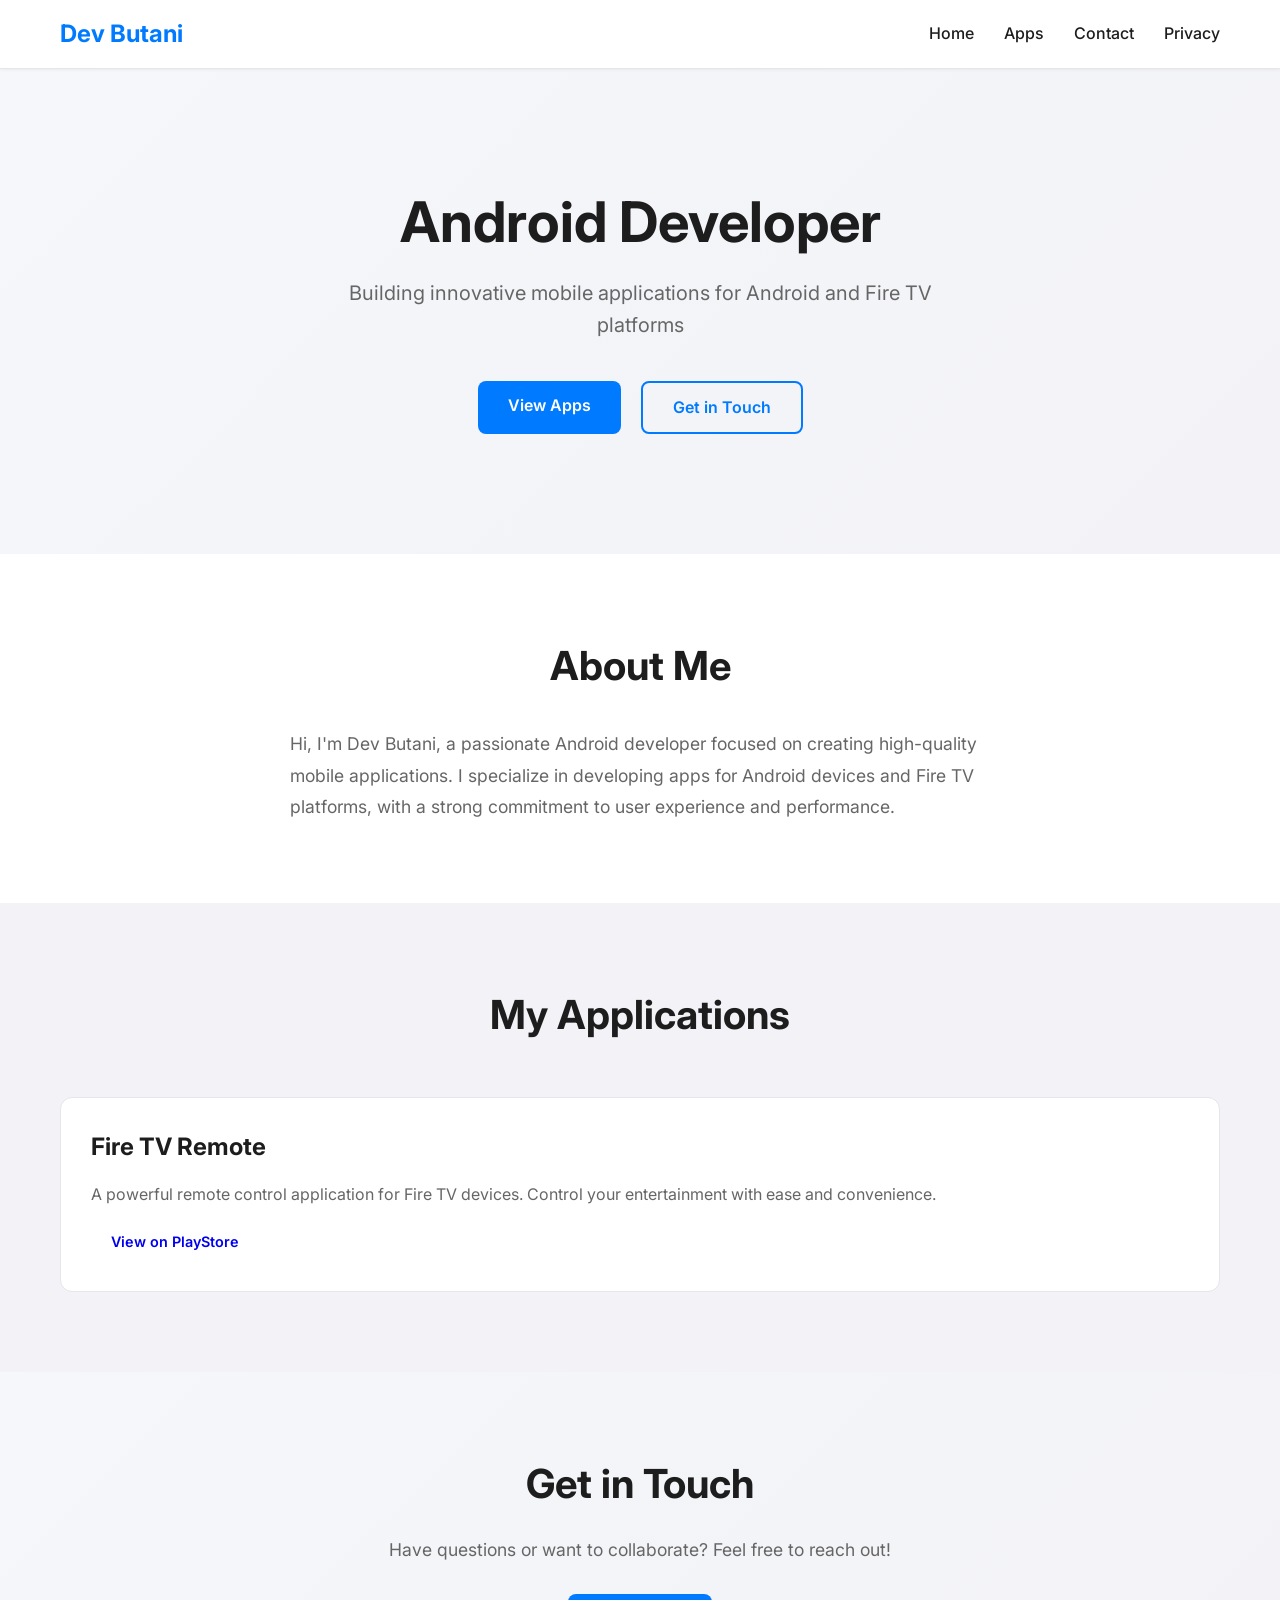
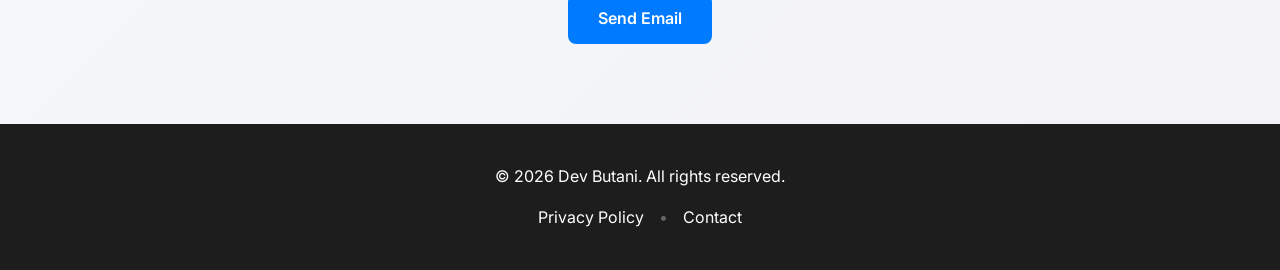
<file: index.html>
<!DOCTYPE html>
<html lang="en">
<head>
    <meta charset="UTF-8">
    <meta name="viewport" content="width=device-width, initial-scale=1.0">
    <meta name="description" content="Dev Butani - Android Developer. Creating innovative mobile applications for Android and Fire TV platforms.">
    <meta name="author" content="Dev Butani">
    <title>Dev Butani - Android Developer</title>
    <link rel="stylesheet" href="styles.css">
    <link rel="preconnect" href="https://fonts.googleapis.com">
    <link rel="preconnect" href="https://fonts.gstatic.com" crossorigin>
    <link href="https://fonts.googleapis.com/css2?family=Inter:wght@400;500;600;700&display=swap" rel="stylesheet">
</head>
<body>
    <!-- Navigation -->
    <nav class="navbar">
        <div class="container">
            <div class="nav-content">
                <div class="logo">Dev Butani</div>
                <ul class="nav-links">
                    <li><a href="#home">Home</a></li>
                    <li><a href="#apps">Apps</a></li>
                    <li><a href="#contact">Contact</a></li>
                    <li><a href="privacy-policy.html">Privacy</a></li>
                </ul>
            </div>
        </div>
    </nav>

    <!-- Hero Section -->
    <section id="home" class="hero">
        <div class="container">
            <div class="hero-content">
                <h1>Android Developer</h1>
                <p class="subtitle">Building innovative mobile applications for Android and Fire TV platforms</p>
                <div class="cta-buttons">
                    <a href="#apps" class="btn btn-primary">View Apps</a>
                    <a href="#contact" class="btn btn-secondary">Get in Touch</a>
                </div>
            </div>
        </div>
    </section>

    <!-- About Section -->
    <section class="about">
        <div class="container">
            <h2>About Me</h2>
            <p>Hi, I'm Dev Butani, a passionate Android developer focused on creating high-quality mobile applications. 
            I specialize in developing apps for Android devices and Fire TV platforms, with a strong commitment to user experience and performance.</p>
        </div>
    </section>

    <!-- Apps Section -->
    <section id="apps" class="apps">
        <div class="container">
            <h2>My Applications</h2>
            <div class="apps-grid">
                <div class="app-card">
                    <h3>Fire TV Remote</h3>
                    <p>A powerful remote control application for Fire TV devices. Control your entertainment with ease and convenience.</p>
                    <a href="https://play.google.com/store/apps/details?id=com.dev.firetvremote" class="btn btn-small" target="_blank">View on PlayStore</a>
                </div>
                <!-- Add more app cards as needed -->
            </div>
        </div>
    </section>

    <!-- Contact Section -->
    <section id="contact" class="contact">
        <div class="container">
            <h2>Get in Touch</h2>
            <p>Have questions or want to collaborate? Feel free to reach out!</p>
            <a href="mailto:workbook402@gmail.com" class="btn btn-primary">Send Email</a>
        </div>
    </section>

    <!-- Footer -->
    <footer class="footer">
        <div class="container">
            <div class="footer-content">
                <p>&copy; 2026 Dev Butani. All rights reserved.</p>
                <div class="footer-links">
                    <a href="privacy-policy.html">Privacy Policy</a>
                    <span>•</span>
                    <a href="mailto:workbook402@gmail.com">Contact</a>
                </div>
            </div>
        </div>
    </footer>
</body>
</html>
</file>
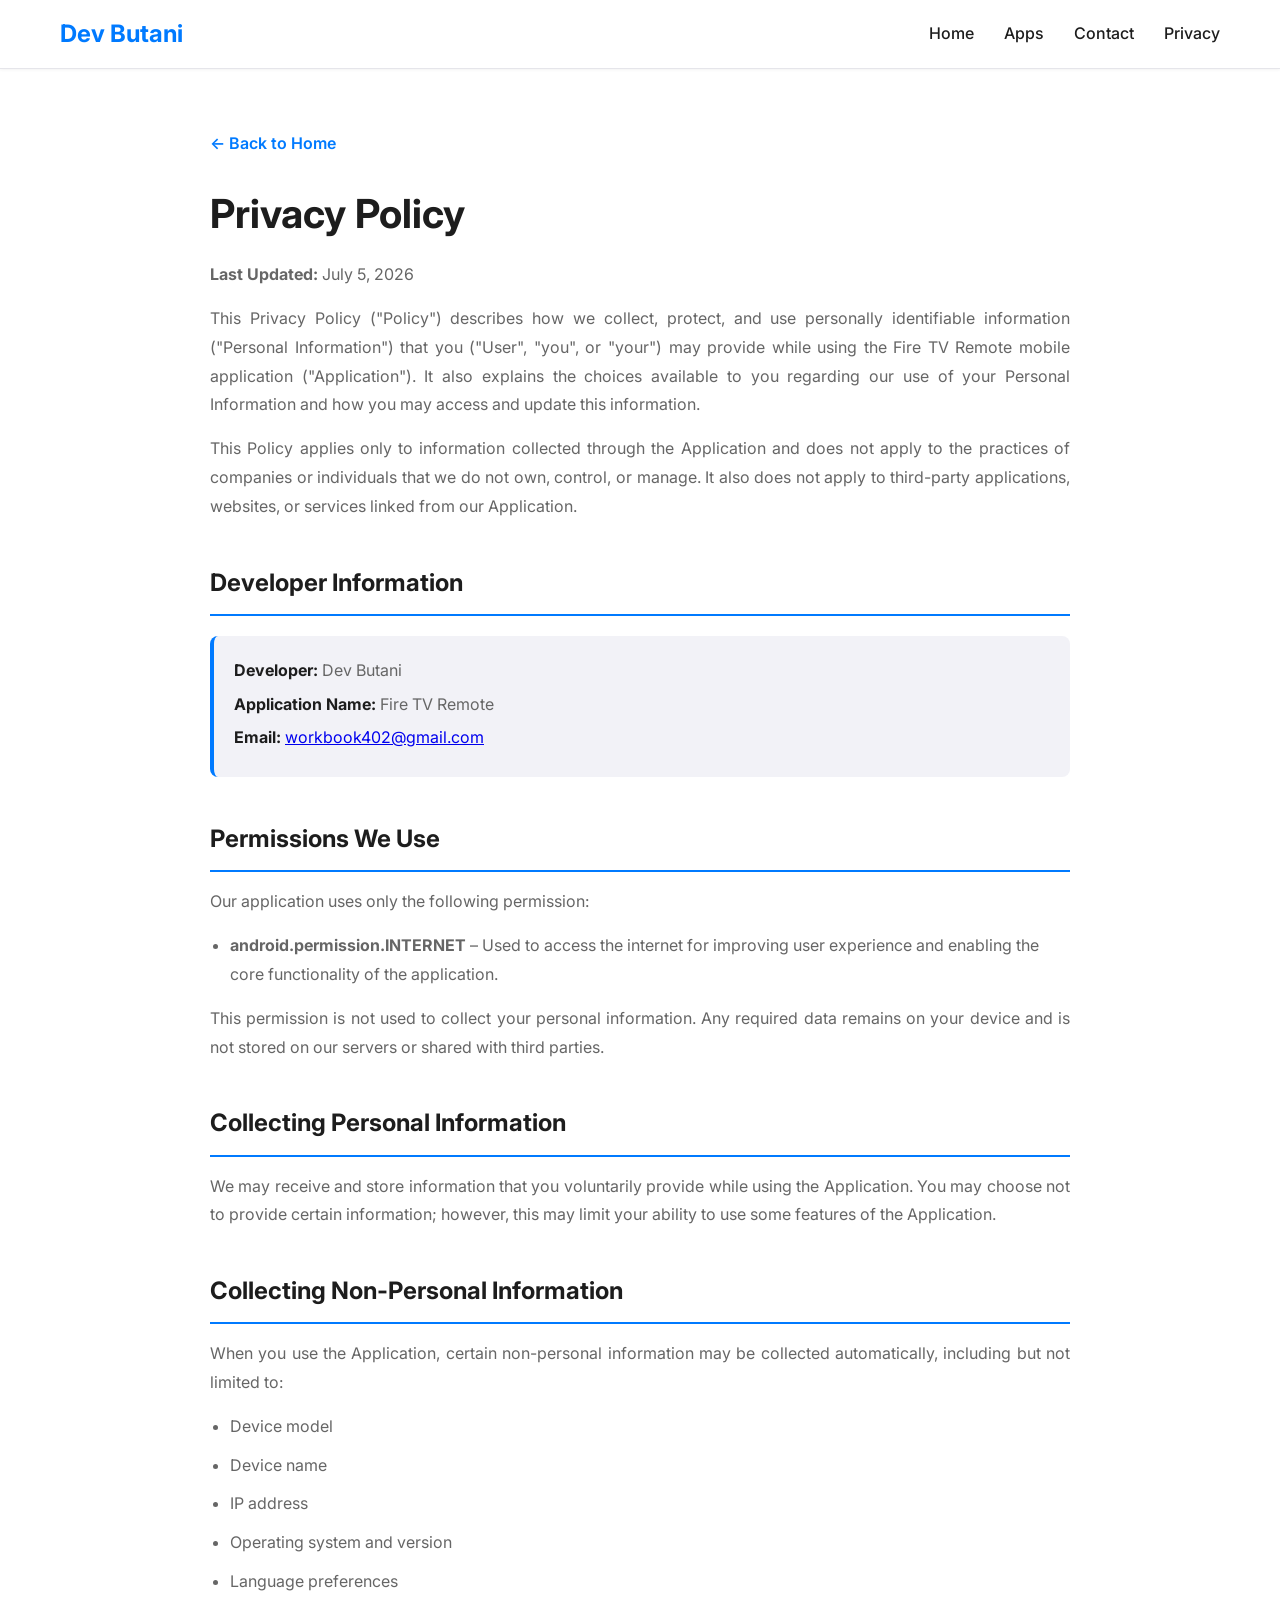
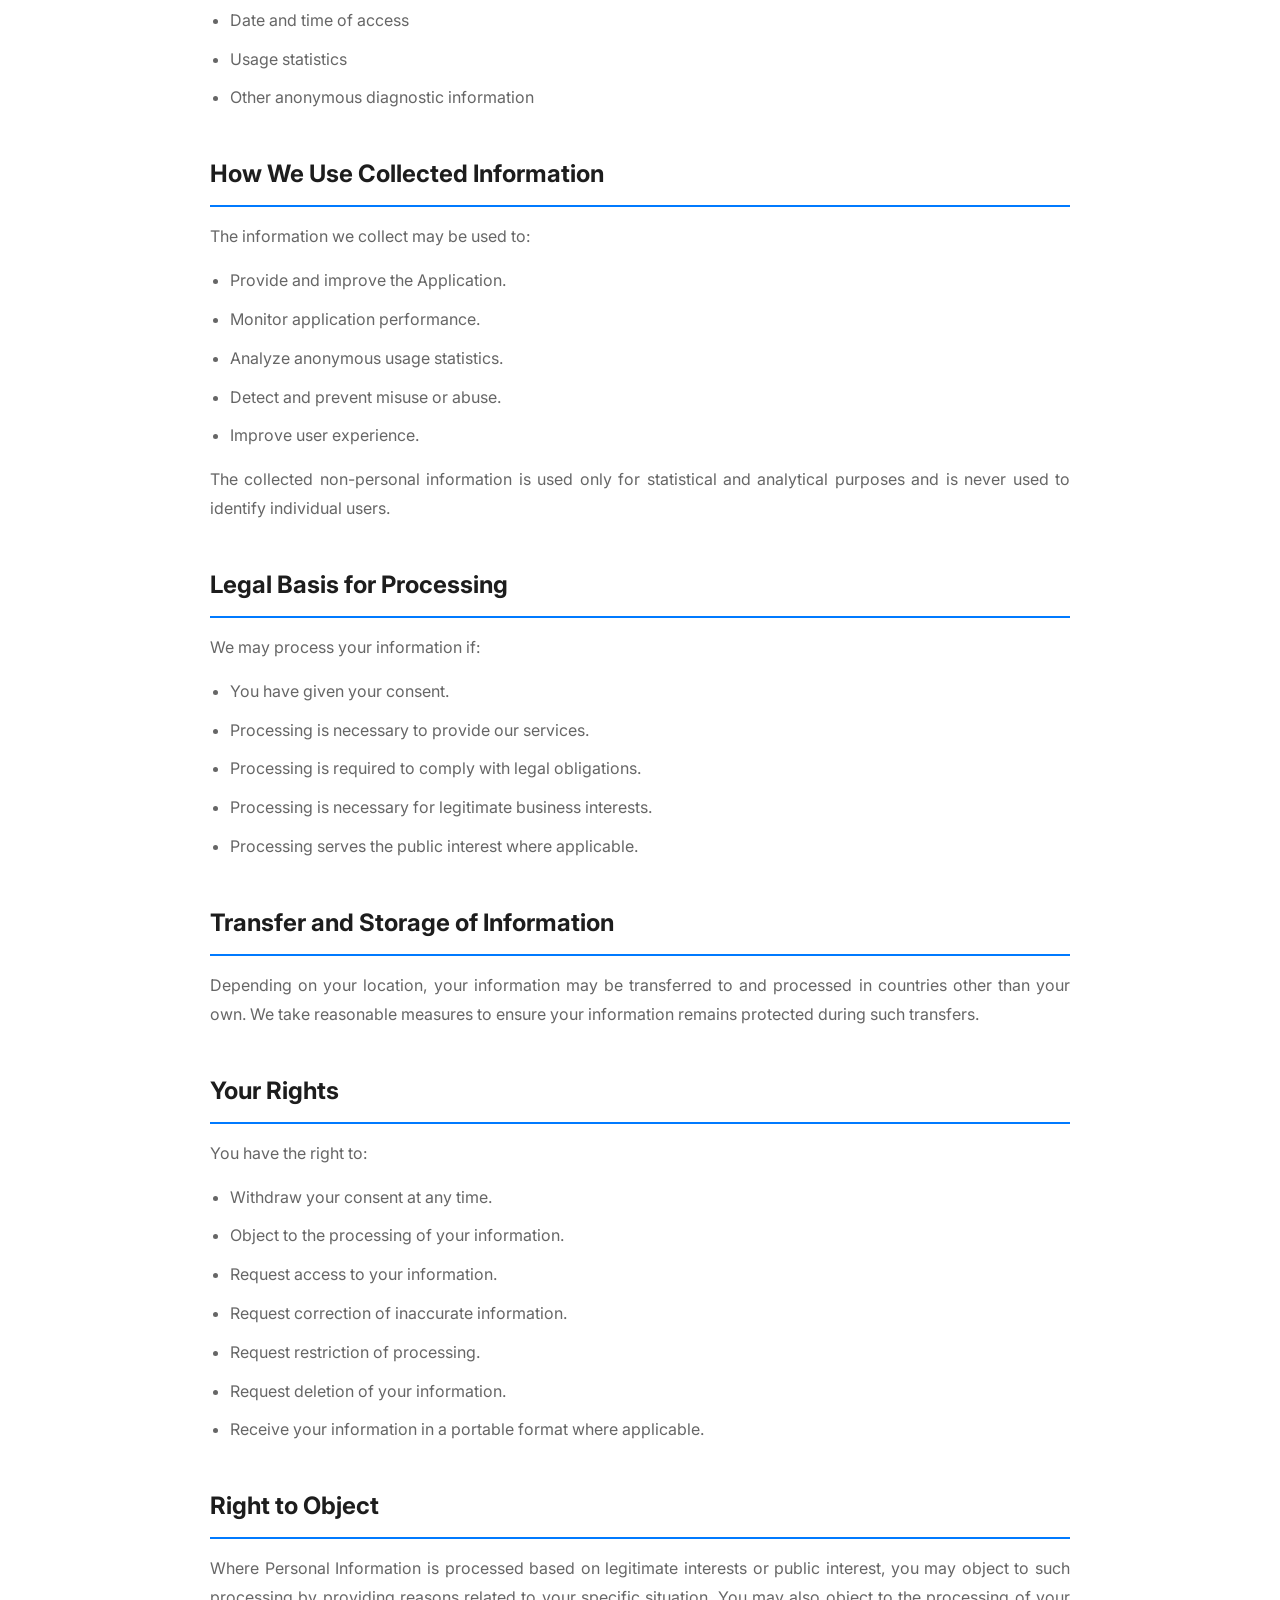
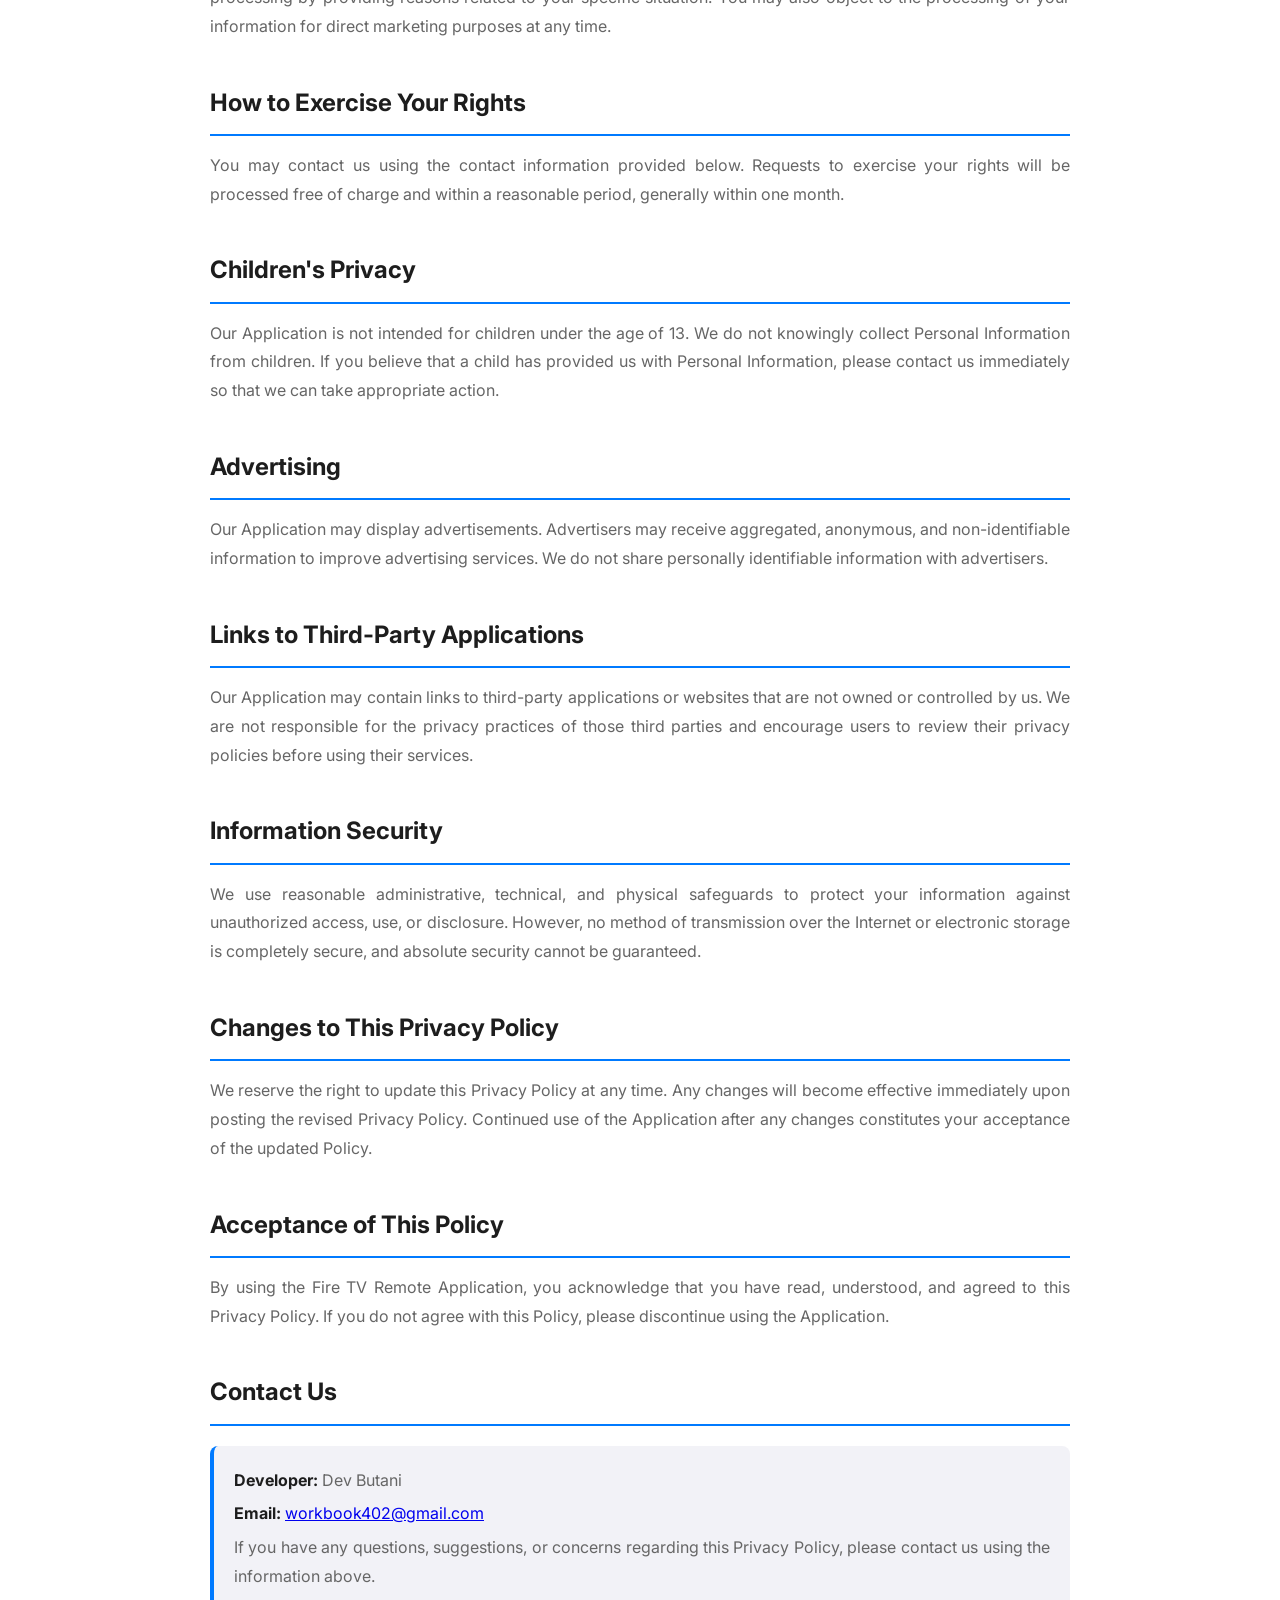
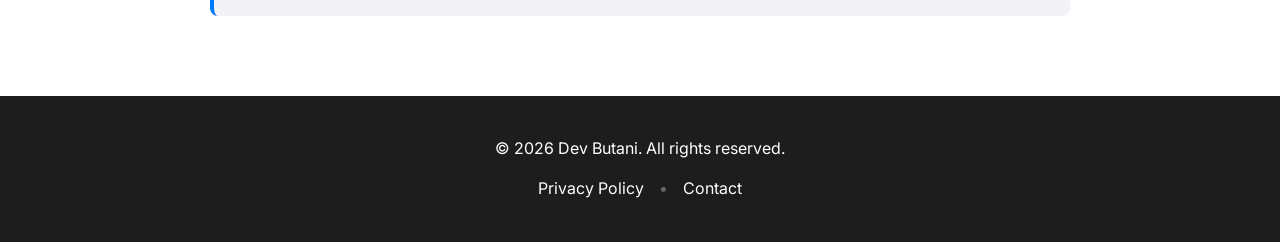
<file: privacy-policy.html>
<!DOCTYPE html>
<html lang="en">
<head>
    <meta charset="UTF-8">
    <meta name="viewport" content="width=device-width, initial-scale=1.0">
    <meta name="description" content="Privacy Policy for Fire TV Remote application by Dev Butani">
    <title>Privacy Policy - Dev Butani</title>
    <link rel="stylesheet" href="styles.css">
    <link rel="preconnect" href="https://fonts.googleapis.com">
    <link rel="preconnect" href="https://fonts.gstatic.com" crossorigin>
    <link href="https://fonts.googleapis.com/css2?family=Inter:wght@400;500;600;700&display=swap" rel="stylesheet">
    <style>
        .policy-container {
            max-width: 900px;
            margin: 0 auto;
            padding: 60px 20px;
            line-height: 1.8;
        }

        .policy-container h1 {
            font-size: 2.5rem;
            margin-bottom: 10px;
            color: var(--text-dark);
        }

        .last-updated {
            color: var(--text-light);
            margin-bottom: 40px;
            font-size: 1rem;
        }

        .policy-container h2 {
            font-size: 1.5rem;
            margin-top: 40px;
            margin-bottom: 15px;
            color: var(--text-dark);
            border-bottom: 2px solid var(--primary-color);
            padding-bottom: 10px;
        }

        .policy-container p {
            color: var(--text-light);
            margin-bottom: 15px;
            text-align: justify;
        }

        .policy-container ul {
            margin-left: 20px;
            margin-bottom: 15px;
            color: var(--text-light);
        }

        .policy-container li {
            margin-bottom: 10px;
        }

        .developer-info {
            background: var(--secondary-color);
            padding: 20px;
            border-radius: 8px;
            margin: 20px 0;
            border-left: 4px solid var(--primary-color);
        }

        .developer-info p {
            margin-bottom: 5px;
        }

        .developer-info strong {
            color: var(--text-dark);
        }

        .back-link {
            display: inline-block;
            margin-bottom: 20px;
            color: var(--primary-color);
            text-decoration: none;
            font-weight: 600;
        }

        .back-link:hover {
            text-decoration: underline;
        }
    </style>
</head>
<body>
    <!-- Navigation -->
    <nav class="navbar">
        <div class="container">
            <div class="nav-content">
                <div class="logo">Dev Butani</div>
                <ul class="nav-links">
                    <li><a href="index.html">Home</a></li>
                    <li><a href="index.html#apps">Apps</a></li>
                    <li><a href="index.html#contact">Contact</a></li>
                    <li><a href="privacy-policy.html">Privacy</a></li>
                </ul>
            </div>
        </div>
    </nav>

    <!-- Privacy Policy Content -->
    <div class="policy-container">
        <a href="index.html" class="back-link">← Back to Home</a>
        
        <h1>Privacy Policy</h1>
        <p class="last-updated"><strong>Last Updated:</strong> July 5, 2026</p>

        <p>This Privacy Policy ("Policy") describes how we collect, protect, and use personally identifiable information ("Personal Information") that you ("User", "you", or "your") may provide while using the Fire TV Remote mobile application ("Application"). It also explains the choices available to you regarding our use of your Personal Information and how you may access and update this information.</p>

        <p>This Policy applies only to information collected through the Application and does not apply to the practices of companies or individuals that we do not own, control, or manage. It also does not apply to third-party applications, websites, or services linked from our Application.</p>

        <h2>Developer Information</h2>
        <div class="developer-info">
            <p><strong>Developer:</strong> Dev Butani</p>
            <p><strong>Application Name:</strong> Fire TV Remote</p>
            <p><strong>Email:</strong> <a href="mailto:workbook402@gmail.com">workbook402@gmail.com</a></p>
        </div>

        <h2>Permissions We Use</h2>
        <p>Our application uses only the following permission:</p>
        <ul>
            <li><strong>android.permission.INTERNET</strong> – Used to access the internet for improving user experience and enabling the core functionality of the application.</li>
        </ul>
        <p>This permission is not used to collect your personal information. Any required data remains on your device and is not stored on our servers or shared with third parties.</p>

        <h2>Collecting Personal Information</h2>
        <p>We may receive and store information that you voluntarily provide while using the Application. You may choose not to provide certain information; however, this may limit your ability to use some features of the Application.</p>

        <h2>Collecting Non-Personal Information</h2>
        <p>When you use the Application, certain non-personal information may be collected automatically, including but not limited to:</p>
        <ul>
            <li>Device model</li>
            <li>Device name</li>
            <li>IP address</li>
            <li>Operating system and version</li>
            <li>Language preferences</li>
            <li>Date and time of access</li>
            <li>Usage statistics</li>
            <li>Other anonymous diagnostic information</li>
        </ul>

        <h2>How We Use Collected Information</h2>
        <p>The information we collect may be used to:</p>
        <ul>
            <li>Provide and improve the Application.</li>
            <li>Monitor application performance.</li>
            <li>Analyze anonymous usage statistics.</li>
            <li>Detect and prevent misuse or abuse.</li>
            <li>Improve user experience.</li>
        </ul>
        <p>The collected non-personal information is used only for statistical and analytical purposes and is never used to identify individual users.</p>

        <h2>Legal Basis for Processing</h2>
        <p>We may process your information if:</p>
        <ul>
            <li>You have given your consent.</li>
            <li>Processing is necessary to provide our services.</li>
            <li>Processing is required to comply with legal obligations.</li>
            <li>Processing is necessary for legitimate business interests.</li>
            <li>Processing serves the public interest where applicable.</li>
        </ul>

        <h2>Transfer and Storage of Information</h2>
        <p>Depending on your location, your information may be transferred to and processed in countries other than your own. We take reasonable measures to ensure your information remains protected during such transfers.</p>

        <h2>Your Rights</h2>
        <p>You have the right to:</p>
        <ul>
            <li>Withdraw your consent at any time.</li>
            <li>Object to the processing of your information.</li>
            <li>Request access to your information.</li>
            <li>Request correction of inaccurate information.</li>
            <li>Request restriction of processing.</li>
            <li>Request deletion of your information.</li>
            <li>Receive your information in a portable format where applicable.</li>
        </ul>

        <h2>Right to Object</h2>
        <p>Where Personal Information is processed based on legitimate interests or public interest, you may object to such processing by providing reasons related to your specific situation. You may also object to the processing of your information for direct marketing purposes at any time.</p>

        <h2>How to Exercise Your Rights</h2>
        <p>You may contact us using the contact information provided below. Requests to exercise your rights will be processed free of charge and within a reasonable period, generally within one month.</p>

        <h2>Children's Privacy</h2>
        <p>Our Application is not intended for children under the age of 13. We do not knowingly collect Personal Information from children. If you believe that a child has provided us with Personal Information, please contact us immediately so that we can take appropriate action.</p>

        <h2>Advertising</h2>
        <p>Our Application may display advertisements. Advertisers may receive aggregated, anonymous, and non-identifiable information to improve advertising services. We do not share personally identifiable information with advertisers.</p>

        <h2>Links to Third-Party Applications</h2>
        <p>Our Application may contain links to third-party applications or websites that are not owned or controlled by us. We are not responsible for the privacy practices of those third parties and encourage users to review their privacy policies before using their services.</p>

        <h2>Information Security</h2>
        <p>We use reasonable administrative, technical, and physical safeguards to protect your information against unauthorized access, use, or disclosure. However, no method of transmission over the Internet or electronic storage is completely secure, and absolute security cannot be guaranteed.</p>

        <h2>Changes to This Privacy Policy</h2>
        <p>We reserve the right to update this Privacy Policy at any time. Any changes will become effective immediately upon posting the revised Privacy Policy. Continued use of the Application after any changes constitutes your acceptance of the updated Policy.</p>

        <h2>Acceptance of This Policy</h2>
        <p>By using the Fire TV Remote Application, you acknowledge that you have read, understood, and agreed to this Privacy Policy. If you do not agree with this Policy, please discontinue using the Application.</p>

        <h2>Contact Us</h2>
        <div class="developer-info">
            <p><strong>Developer:</strong> Dev Butani</p>
            <p><strong>Email:</strong> <a href="mailto:workbook402@gmail.com">workbook402@gmail.com</a></p>
            <p>If you have any questions, suggestions, or concerns regarding this Privacy Policy, please contact us using the information above.</p>
        </div>
    </div>

    <!-- Footer -->
    <footer class="footer">
        <div class="container">
            <div class="footer-content">
                <p>&copy; 2026 Dev Butani. All rights reserved.</p>
                <div class="footer-links">
                    <a href="privacy-policy.html">Privacy Policy</a>
                    <span>•</span>
                    <a href="mailto:workbook402@gmail.com">Contact</a>
                </div>
            </div>
        </div>
    </footer>
</body>
</html>
</file>
<file: styles.css>
/* Global Styles */
* {
    margin: 0;
    padding: 0;
    box-sizing: border-box;
}

:root {
    --primary-color: #007AFF;
    --secondary-color: #f2f2f7;
    --text-dark: #1d1d1d;
    --text-light: #666666;
    --white: #ffffff;
    --border-color: #e5e5ea;
    --transition: all 0.3s ease;
}

html {
    scroll-behavior: smooth;
}

body {
    font-family: 'Inter', -apple-system, BlinkMacSystemFont, 'Segoe UI', sans-serif;
    line-height: 1.6;
    color: var(--text-dark);
    background-color: var(--white);
}

.container {
    max-width: 1200px;
    margin: 0 auto;
    padding: 0 20px;
}

/* Navigation */
.navbar {
    position: sticky;
    top: 0;
    background: var(--white);
    border-bottom: 1px solid var(--border-color);
    z-index: 1000;
    box-shadow: 0 1px 3px rgba(0, 0, 0, 0.05);
}

.nav-content {
    display: flex;
    justify-content: space-between;
    align-items: center;
    padding: 15px 0;
}

.logo {
    font-size: 1.5rem;
    font-weight: 700;
    color: var(--primary-color);
}

.nav-links {
    display: flex;
    list-style: none;
    gap: 30px;
}

.nav-links a {
    text-decoration: none;
    color: var(--text-dark);
    font-weight: 500;
    transition: var(--transition);
}

.nav-links a:hover {
    color: var(--primary-color);
}

/* Hero Section */
.hero {
    padding: 120px 0;
    background: linear-gradient(135deg, #f5f7fa 0%, var(--secondary-color) 100%);
    text-align: center;
}

.hero-content h1 {
    font-size: 3.5rem;
    font-weight: 700;
    margin-bottom: 20px;
    color: var(--text-dark);
    line-height: 1.2;
}

.subtitle {
    font-size: 1.25rem;
    color: var(--text-light);
    margin-bottom: 40px;
    max-width: 600px;
    margin-left: auto;
    margin-right: auto;
}

.cta-buttons {
    display: flex;
    gap: 20px;
    justify-content: center;
    flex-wrap: wrap;
}

/* Buttons */
.btn {
    display: inline-block;
    padding: 12px 30px;
    border-radius: 8px;
    text-decoration: none;
    font-weight: 600;
    transition: var(--transition);
    border: none;
    cursor: pointer;
    font-size: 1rem;
}

.btn-primary {
    background-color: var(--primary-color);
    color: var(--white);
}

.btn-primary:hover {
    background-color: #0051D5;
    transform: translateY(-2px);
    box-shadow: 0 8px 16px rgba(0, 122, 255, 0.2);
}

.btn-secondary {
    background-color: transparent;
    color: var(--primary-color);
    border: 2px solid var(--primary-color);
}

.btn-secondary:hover {
    background-color: var(--primary-color);
    color: var(--white);
    transform: translateY(-2px);
}

.btn-small {
    padding: 8px 20px;
    font-size: 0.9rem;
}

/* About Section */
.about {
    padding: 80px 0;
    background-color: var(--white);
}

.about h2,
.apps h2,
.contact h2 {
    font-size: 2.5rem;
    margin-bottom: 30px;
    text-align: center;
    color: var(--text-dark);
}

.about p {
    max-width: 700px;
    margin: 0 auto;
    font-size: 1.1rem;
    color: var(--text-light);
    line-height: 1.8;
}

/* Apps Section */
.apps {
    padding: 80px 0;
    background-color: var(--secondary-color);
}

.apps-grid {
    display: grid;
    grid-template-columns: repeat(auto-fit, minmax(300px, 1fr));
    gap: 30px;
    margin-top: 50px;
}

.app-card {
    background: var(--white);
    padding: 30px;
    border-radius: 12px;
    border: 1px solid var(--border-color);
    transition: var(--transition);
    display: flex;
    flex-direction: column;
    gap: 15px;
}

.app-card:hover {
    transform: translateY(-5px);
    box-shadow: 0 12px 24px rgba(0, 0, 0, 0.1);
    border-color: var(--primary-color);
}

.app-card h3 {
    font-size: 1.5rem;
    color: var(--text-dark);
}

.app-card p {
    color: var(--text-light);
    flex-grow: 1;
}

/* Contact Section */
.contact {
    padding: 80px 0;
    background: linear-gradient(135deg, #f5f7fa 0%, var(--secondary-color) 100%);
    text-align: center;
}

.contact h2 {
    margin-bottom: 20px;
}

.contact p {
    font-size: 1.1rem;
    color: var(--text-light);
    margin-bottom: 30px;
}

/* Footer */
.footer {
    background-color: var(--text-dark);
    color: var(--white);
    padding: 40px 0;
    text-align: center;
}

.footer-content {
    display: flex;
    flex-direction: column;
    gap: 15px;
}

.footer-links {
    display: flex;
    justify-content: center;
    gap: 15px;
}

.footer-links a {
    color: var(--white);
    text-decoration: none;
    transition: var(--transition);
}

.footer-links a:hover {
    color: var(--primary-color);
}

.footer-links span {
    color: var(--text-light);
}

/* Responsive Design */
@media (max-width: 768px) {
    .nav-links {
        gap: 15px;
        font-size: 0.9rem;
    }

    .hero-content h1 {
        font-size: 2.5rem;
    }

    .subtitle {
        font-size: 1rem;
    }

    .cta-buttons {
        flex-direction: column;
        align-items: center;
    }

    .btn {
        width: 100%;
        max-width: 300px;
    }

    .about h2,
    .apps h2,
    .contact h2 {
        font-size: 2rem;
    }

    .apps-grid {
        grid-template-columns: 1fr;
    }
}

@media (max-width: 480px) {
    .nav-links {
        gap: 10px;
        font-size: 0.8rem;
    }

    .logo {
        font-size: 1.2rem;
    }

    .hero {
        padding: 60px 0;
    }

    .hero-content h1 {
        font-size: 2rem;
    }

    .about,
    .apps,
    .contact {
        padding: 50px 0;
    }
}
</file>
